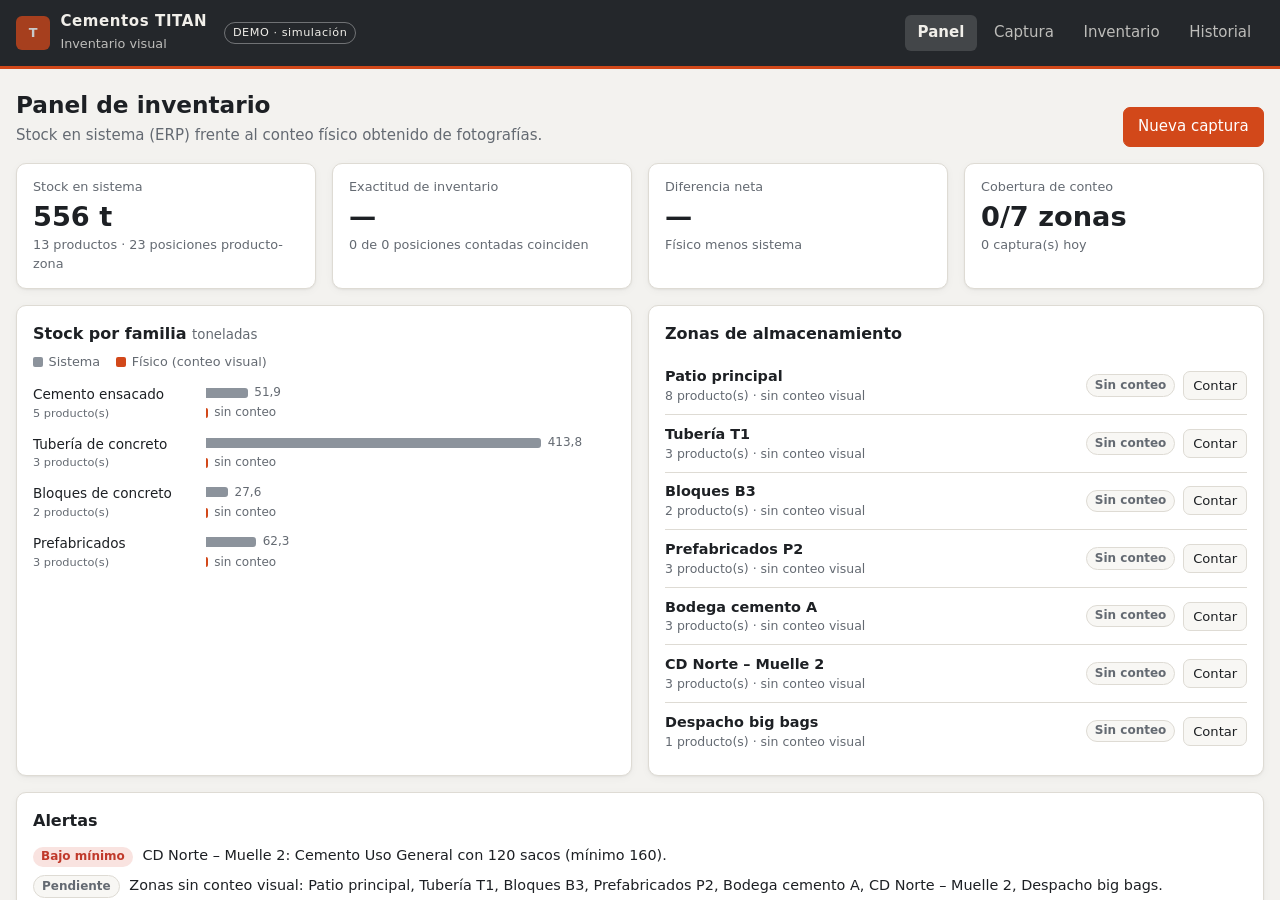
<file: index.html>
<!doctype html>
<html lang="es">
<head>
  <meta charset="utf-8">
  <meta name="viewport" content="width=device-width, initial-scale=1">
  <title>Demos</title>
  <meta http-equiv="refresh" content="0; url=cementos-titan/">
  <style>body{font:16px system-ui,sans-serif;margin:2rem 16px;background:#f3f2ef;color:#1d2024}@media (prefers-color-scheme:dark){body{background:#15171a;color:#e9e7e2}a{color:#f06a37}}</style>
</head>
<body>
  <h1>Demos</h1>
  <ul><li><a href="cementos-titan/">Cementos TITAN · Inventario visual</a></li></ul>
</body>
</html>
</file>
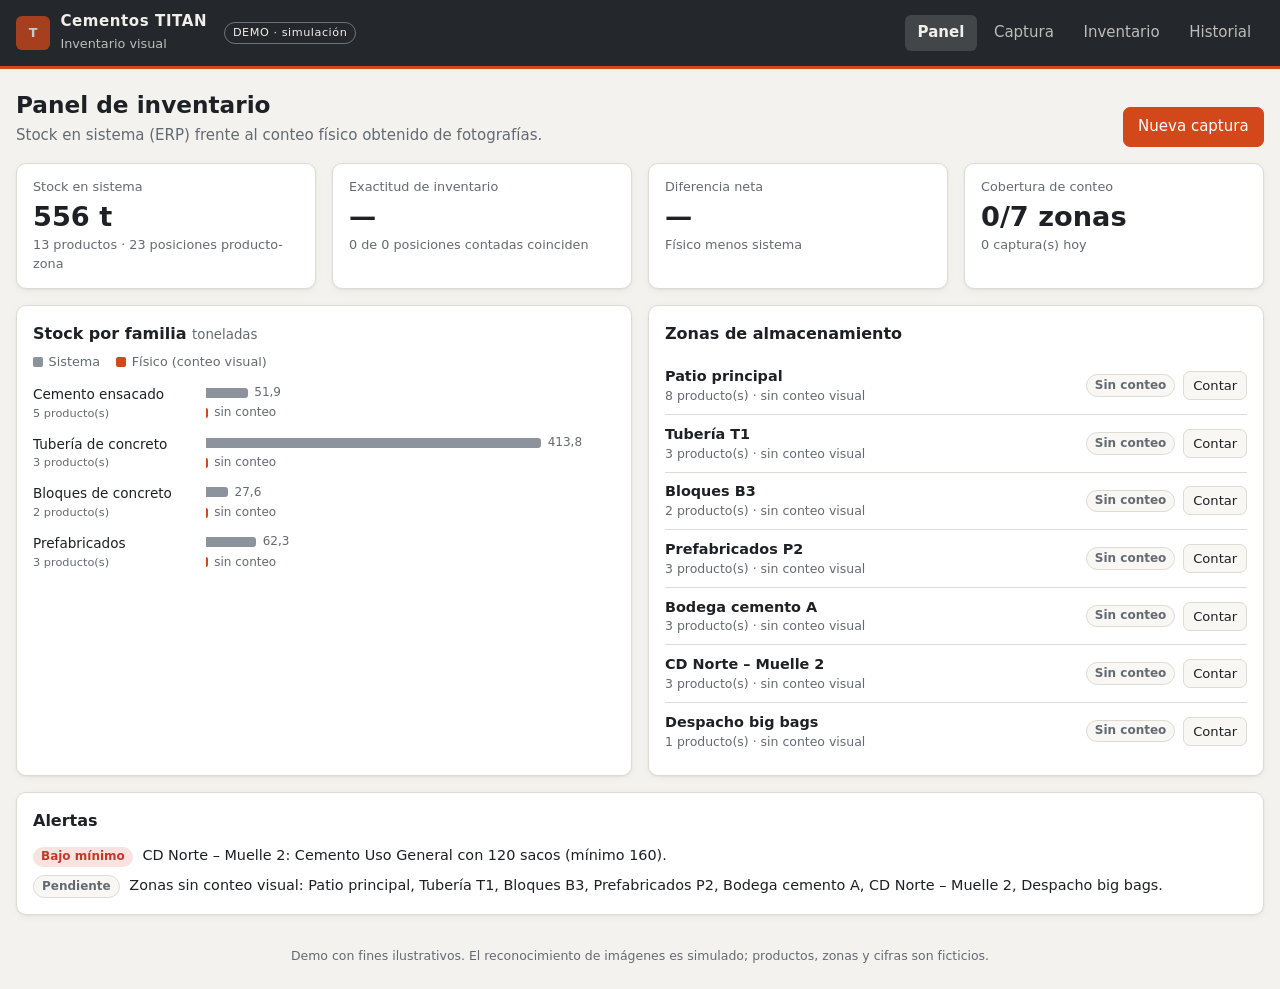
<file: cementos-titan/index.html>
<!doctype html>
<html lang="es">
<head>
  <meta charset="utf-8">
  <meta name="viewport" content="width=device-width, initial-scale=1">
  <title>TITAN Inventario Visual</title>
  <meta name="description" content="Demo: inventario de cemento y prefabricados de concreto por reconocimiento de imágenes (simulado).">
  <link rel="stylesheet" href="styles.css">
</head>
<body>
  <header class="topbar">
    <div class="brand">
      <span class="brand-mark" aria-hidden="true">T</span>
      <div>
        <strong>Cementos TITAN</strong>
        <span>Inventario visual</span>
      </div>
      <span class="demo-tag">DEMO · simulación</span>
    </div>
    <nav class="tabs" role="tablist">
      <button role="tab" data-tab="panel" aria-selected="true">Panel</button>
      <button role="tab" data-tab="captura">Captura</button>
      <button role="tab" data-tab="inventario">Inventario</button>
      <button role="tab" data-tab="historial">Historial</button>
    </nav>
  </header>

  <main>
    <!-- PANEL -->
    <section id="tab-panel" class="tab-view" role="tabpanel">
      <div class="section-head">
        <div>
          <h1>Panel de inventario</h1>
          <p class="muted">Stock en sistema (ERP) frente al conteo físico obtenido de fotografías.</p>
        </div>
        <button class="btn primary" data-goto="captura">Nueva captura</button>
      </div>
      <div class="kpis" id="kpis"></div>
      <div class="grid-2">
        <div class="card">
          <h2>Stock por familia <small class="muted">toneladas</small></h2>
          <div class="legend">
            <span><i class="sw sw-sys"></i>Sistema</span>
            <span><i class="sw sw-fis"></i>Físico (conteo visual)</span>
          </div>
          <div id="chart-products"></div>
        </div>
        <div class="card">
          <h2>Zonas de almacenamiento</h2>
          <div id="zones-status"></div>
        </div>
      </div>
      <div class="card">
        <h2>Alertas</h2>
        <ul class="alerts" id="alerts"></ul>
      </div>
    </section>

    <!-- CAPTURA -->
    <section id="tab-captura" class="tab-view" role="tabpanel" hidden>
      <div class="section-head">
        <div>
          <h1>Captura y reconocimiento</h1>
          <p class="muted">Tome o cargue una foto de la zona (bodega, patio o vista aérea con dron); el modelo detecta las estibas, identifica el producto —cemento ensacado, tubería, bloques o prefabricados— y cuenta las unidades.</p>
        </div>
      </div>
      <div class="capture-layout">
        <div class="card">
          <div class="controls">
            <label class="field">
              <span>Zona</span>
              <select id="zone-select"></select>
            </label>
            <div class="btn-row">
              <button class="btn" id="btn-scene">Foto de ejemplo</button>
              <label class="btn" for="file-input">Subir foto</label>
              <label class="btn" for="cam-input">Cámara</label>
              <input type="file" id="file-input" accept="image/*" hidden>
              <input type="file" id="cam-input" accept="image/*" capture="environment" hidden>
            </div>
          </div>
          <div class="viewer" id="viewer">
            <canvas id="cv-base" width="1200" height="720"></canvas>
            <canvas id="cv-overlay" width="1200" height="720"></canvas>
            <div class="scan" id="scan" hidden><div class="scan-line"></div></div>
            <div class="viewer-empty" id="viewer-empty">
              <p>Seleccione una zona y elija <b>Foto de ejemplo</b>, o suba una imagen propia.<br><small>Pruebe la zona <b>Patio principal</b> para analizar la foto aérea del patio.</small></p>
            </div>
          </div>
          <div class="viewer-foot">
            <span id="img-meta" class="muted"></span>
            <button class="btn primary" id="btn-analyze" disabled>Analizar imagen</button>
          </div>
          <ol class="pipeline" id="pipeline"></ol>
        </div>

        <div class="card results" id="results">
          <h2>Resultados</h2>
          <p class="muted" id="results-empty">Aún no hay análisis. Los resultados aparecerán aquí para revisión antes de registrar el conteo.</p>
          <div id="results-body" hidden></div>
        </div>
      </div>
    </section>

    <!-- INVENTARIO -->
    <section id="tab-inventario" class="tab-view" role="tabpanel" hidden>
      <div class="section-head">
        <div>
          <h1>Inventario por zona</h1>
          <p class="muted">Conciliación entre el stock del sistema y el último conteo visual.</p>
        </div>
        <div class="btn-row">
          <select id="inv-filter" aria-label="Filtrar por zona"></select>
          <button class="btn" id="btn-csv">Exportar CSV</button>
          <button class="btn ghost" id="btn-reset">Reiniciar demo</button>
        </div>
      </div>
      <div class="card table-wrap">
        <table class="inv">
          <thead>
            <tr>
              <th>Zona</th><th>Producto</th><th class="num">Sistema</th><th class="num">Físico</th>
              <th class="num">Diferencia</th><th>Unidad</th><th class="num">Ton.</th><th>Último conteo</th><th>Estado</th><th></th>
            </tr>
          </thead>
          <tbody id="inv-body"></tbody>
        </table>
      </div>
      <div class="card">
        <h2>Movimientos de ajuste</h2>
        <ul class="moves" id="moves"></ul>
      </div>
    </section>

    <!-- HISTORIAL -->
    <section id="tab-historial" class="tab-view" role="tabpanel" hidden>
      <div class="section-head">
        <div>
          <h1>Historial de capturas</h1>
          <p class="muted">Cada conteo conserva la imagen analizada como evidencia.</p>
        </div>
      </div>
      <div class="history" id="history"></div>
    </section>
  </main>

  <div class="toast" id="toast" role="status" hidden></div>

  <footer class="foot muted">
    Demo con fines ilustrativos. El reconocimiento de imágenes es simulado; productos, zonas y cifras son ficticios.
  </footer>

  <script src="app.js"></script>
</body>
</html>
</file>
<file: cementos-titan/styles.css>
:root {
  --bg: #f3f2ef;
  --surface: #ffffff;
  --surface-2: #f8f7f4;
  --text: #1d2024;
  --muted: #646a72;
  --border: #dedbd4;
  --accent: #d2481a;
  --accent-text: #ffffff;
  --sys: #8c939c;
  --fis: #d2481a;
  --ok: #2f8a4c;
  --warn: #b7791f;
  --bad: #c0392b;
  --ok-bg: #e5f3e9;
  --warn-bg: #fbf0dc;
  --bad-bg: #f9e3e0;
  --shadow: 0 1px 2px rgba(0, 0, 0, .05), 0 2px 8px rgba(0, 0, 0, .04);
  color-scheme: light;
}

@media (prefers-color-scheme: dark) {
  :root:not([data-theme="light"]) {
    --bg: #15171a;
    --surface: #1e2125;
    --surface-2: #24282d;
    --text: #e9e7e2;
    --muted: #9aa0a8;
    --border: #33383e;
    --accent: #f06a37;
    --accent-text: #1b0e08;
    --sys: #7d858f;
    --fis: #f06a37;
    --ok: #5cc27c;
    --warn: #e0a84a;
    --bad: #ef6f62;
    --ok-bg: #1d3325;
    --warn-bg: #3a2f1a;
    --bad-bg: #3d2220;
    --shadow: none;
    color-scheme: dark;
  }
}

:root[data-theme="dark"] {
  --bg: #15171a;
  --surface: #1e2125;
  --surface-2: #24282d;
  --text: #e9e7e2;
  --muted: #9aa0a8;
  --border: #33383e;
  --accent: #f06a37;
  --accent-text: #1b0e08;
  --sys: #7d858f;
  --fis: #f06a37;
  --ok: #5cc27c;
  --warn: #e0a84a;
  --bad: #ef6f62;
  --ok-bg: #1d3325;
  --warn-bg: #3a2f1a;
  --bad-bg: #3d2220;
  --shadow: none;
  color-scheme: dark;
}

* { box-sizing: border-box; }

body {
  margin: 0;
  background: var(--bg);
  color: var(--text);
  font: 15px/1.45 system-ui, -apple-system, "Segoe UI", Roboto, sans-serif;
}

h1 { font-size: 1.45rem; margin: 0 0 .2rem; }
h2 { font-size: 1rem; margin: 0 0 .8rem; }
small { font-weight: 400; }
.muted { color: var(--muted); }
.num { text-align: right; font-variant-numeric: tabular-nums; }

/* Barra superior */
.topbar {
  position: sticky; top: 0; z-index: 10;
  display: flex; flex-wrap: wrap; align-items: center; justify-content: space-between; gap: .6rem 1.5rem;
  padding: .7rem 16px;
  background: #24272b; color: #f1efea;
  border-bottom: 3px solid var(--accent);
}
.brand { display: flex; align-items: center; gap: .65rem; }
.brand strong { display: block; letter-spacing: .04em; }
.brand span { font-size: .8rem; opacity: .75; }
.brand-mark {
  display: grid; place-items: center; width: 34px; height: 34px;
  background: var(--accent); color: #fff; font-weight: 800; font-size: 1.2rem; border-radius: 6px;
}
.brand .demo-tag {
  margin-left: .4rem; padding: .1rem .5rem; border: 1px solid rgba(255,255,255,.35);
  border-radius: 99px; font-size: .7rem; opacity: 1; letter-spacing: .05em;
}
.tabs { display: flex; gap: .25rem; overflow-x: auto; }
.tabs button {
  background: transparent; color: inherit; border: 0; padding: .45rem .8rem; border-radius: 6px;
  font: inherit; cursor: pointer; opacity: .75; white-space: nowrap;
}
.tabs button:hover { opacity: 1; background: rgba(255,255,255,.08); }
.tabs button[aria-selected="true"] { opacity: 1; background: rgba(255,255,255,.14); font-weight: 600; }

main { max-width: 1280px; margin: 0 auto; padding: 1.2rem 16px 2rem; }
.tab-view { display: grid; gap: 1rem; }
.tab-view[hidden] { display: none; }

.section-head { display: flex; flex-wrap: wrap; align-items: flex-end; justify-content: space-between; gap: .8rem; }
.section-head p { margin: 0; }

.card {
  background: var(--surface); border: 1px solid var(--border); border-radius: 10px;
  padding: 1rem; box-shadow: var(--shadow); min-width: 0;
}
.grid-2 { display: grid; grid-template-columns: repeat(auto-fit, minmax(340px, 1fr)); gap: 1rem; }
@media (max-width: 420px) { .grid-2 { grid-template-columns: 1fr; } }

/* Botones y campos */
.btn {
  display: inline-flex; align-items: center; justify-content: center; gap: .35rem;
  padding: .5rem .9rem; border-radius: 7px; border: 1px solid var(--border);
  background: var(--surface-2); color: var(--text); font: inherit; font-weight: 500; cursor: pointer;
}
.btn:hover:not(:disabled) { border-color: var(--muted); }
.btn:disabled { opacity: .5; cursor: not-allowed; }
.btn.primary { background: var(--accent); border-color: var(--accent); color: var(--accent-text); }
.btn.ghost { background: transparent; }
.btn.small { padding: .25rem .55rem; font-size: .82rem; }
.btn-row { display: flex; flex-wrap: wrap; gap: .5rem; align-items: center; }
select, input[type="number"] {
  font: inherit; color: var(--text); background: var(--surface-2);
  border: 1px solid var(--border); border-radius: 7px; padding: .45rem .6rem;
}
.field { display: grid; gap: .25rem; font-size: .85rem; color: var(--muted); }
.field select { min-width: 260px; max-width: 100%; }

/* KPIs */
.kpis { display: grid; grid-template-columns: repeat(auto-fit, minmax(190px, 1fr)); gap: 1rem; }
.kpi { background: var(--surface); border: 1px solid var(--border); border-radius: 10px; padding: .9rem 1rem; box-shadow: var(--shadow); }
.kpi .label { font-size: .8rem; color: var(--muted); }
.kpi .value { font-size: 1.7rem; font-weight: 700; font-variant-numeric: tabular-nums; }
.kpi .sub { font-size: .8rem; color: var(--muted); }

/* Gráfico de barras */
.legend { display: flex; gap: 1rem; font-size: .8rem; color: var(--muted); margin: -.3rem 0 .8rem; }
.sw { display: inline-block; width: 10px; height: 10px; border-radius: 2px; margin-right: .35rem; vertical-align: -1px; }
.sw-sys { background: var(--sys); }
.sw-fis { background: var(--fis); }
.bar-row { display: grid; grid-template-columns: minmax(110px, 160px) 1fr; gap: .2rem .8rem; align-items: center; margin-bottom: .75rem; }
.bar-name { font-size: .85rem; }
.bar-name small { display: block; color: var(--muted); }
.bars { display: grid; gap: 3px; }
.bar { display: flex; align-items: center; gap: .4rem; font-size: .75rem; color: var(--muted); font-variant-numeric: tabular-nums; }
.bar i { display: block; height: 10px; border-radius: 0 3px 3px 0; min-width: 2px; }
.bar.sys i { background: var(--sys); }
.bar.fis i { background: var(--fis); }

/* Zonas */
.zone-row { display: flex; justify-content: space-between; gap: .8rem; align-items: center; padding: .55rem 0; border-bottom: 1px solid var(--border); }
.zone-row:last-child { border-bottom: 0; }
.zone-row .name { font-weight: 600; font-size: .9rem; }
.zone-row .meta { font-size: .78rem; color: var(--muted); }

.chip { display: inline-block; padding: .1rem .5rem; border-radius: 99px; font-size: .75rem; font-weight: 600; white-space: nowrap; }
.chip.ok { background: var(--ok-bg); color: var(--ok); }
.chip.warn { background: var(--warn-bg); color: var(--warn); }
.chip.bad { background: var(--bad-bg); color: var(--bad); }
.chip.neutral { background: var(--surface-2); color: var(--muted); border: 1px solid var(--border); }

.alerts, .moves { list-style: none; margin: 0; padding: 0; display: grid; gap: .45rem; }
.alerts li, .moves li { display: flex; gap: .6rem; align-items: baseline; font-size: .9rem; }
.alerts li .chip { flex: none; }

/* Captura */
.capture-layout { display: grid; grid-template-columns: minmax(0, 1.55fr) minmax(300px, 1fr); gap: 1rem; align-items: start; }
@media (max-width: 960px) { .capture-layout { grid-template-columns: 1fr; } }
.controls { display: flex; flex-wrap: wrap; gap: .8rem; align-items: flex-end; justify-content: space-between; margin-bottom: .8rem; }
.viewer { position: relative; aspect-ratio: 5 / 3; background: #1a1c1f; border-radius: 8px; overflow: hidden; }
.viewer canvas { position: absolute; inset: 0; width: 100%; height: 100%; }
.viewer-empty { position: absolute; inset: 0; display: grid; place-items: center; text-align: center; color: #b9bdc3; padding: 1rem; }
.viewer-empty[hidden] { display: none; }
.scan { position: absolute; inset: 0; background: rgba(210, 72, 26, .06); pointer-events: none; }
.scan[hidden] { display: none; }
.scan-line {
  position: absolute; left: 0; right: 0; height: 3px; background: #ff7a45;
  box-shadow: 0 0 18px 4px rgba(255, 122, 69, .55); animation: scan 1.1s linear infinite;
}
@keyframes scan { from { top: 0; } to { top: 100%; } }
@media (prefers-reduced-motion: reduce) { .scan-line { animation: none; top: 50%; } }
.viewer-foot { display: flex; flex-wrap: wrap; gap: .6rem; justify-content: space-between; align-items: center; margin-top: .7rem; }
.pipeline { list-style: none; margin: .8rem 0 0; padding: 0; display: flex; flex-wrap: wrap; gap: .4rem; }
.pipeline:empty { display: none; }
.pipeline li { font-size: .78rem; padding: .2rem .6rem; border-radius: 99px; background: var(--surface-2); border: 1px solid var(--border); color: var(--muted); }
.pipeline li.active { border-color: var(--accent); color: var(--accent); }
.pipeline li.done { color: var(--ok); border-color: transparent; background: var(--ok-bg); }

.results h3 { font-size: .85rem; margin: 1rem 0 .4rem; color: var(--muted); text-transform: uppercase; letter-spacing: .05em; }
.det-list { display: grid; gap: .4rem; }
.det {
  display: grid; grid-template-columns: auto 1fr auto; gap: .6rem; align-items: center;
  padding: .45rem .55rem; border: 1px solid var(--border); border-radius: 8px; background: var(--surface-2);
}
.det.review { border-color: var(--warn); }
.det .id { font-weight: 700; font-size: .8rem; width: 2.1rem; text-align: center; padding: .15rem 0; border-radius: 5px; color: #fff; }
.det .what { font-size: .85rem; line-height: 1.25; }
.det .what small { display: block; color: var(--muted); }
.det input { width: 5.2rem; text-align: right; padding: .3rem .4rem; }
.summary-table { width: 100%; border-collapse: collapse; font-size: .85rem; }
.summary-table th, .summary-table td { padding: .4rem .3rem; border-bottom: 1px solid var(--border); text-align: left; }
.summary-table th { font-weight: 600; color: var(--muted); font-size: .78rem; }
.note { font-size: .8rem; padding: .5rem .6rem; border-radius: 7px; background: var(--warn-bg); color: var(--warn); margin: .6rem 0 0; }
.actions { display: flex; flex-wrap: wrap; gap: .5rem; margin-top: 1rem; }

/* Tabla inventario */
.table-wrap { overflow-x: auto; padding: 0; }
table.inv { width: 100%; border-collapse: collapse; font-size: .88rem; min-width: 820px; }
table.inv th, table.inv td { padding: .6rem .8rem; border-bottom: 1px solid var(--border); text-align: left; }
table.inv th { font-size: .78rem; color: var(--muted); font-weight: 600; background: var(--surface-2); }
table.inv th.num, table.inv td.num { text-align: right; }
table.inv tr:last-child td { border-bottom: 0; }
.pos { color: var(--ok); }
.neg { color: var(--bad); }

/* Historial */
.history { display: grid; grid-template-columns: repeat(auto-fill, minmax(290px, 1fr)); gap: 1rem; }
.hist-card { padding: 0; overflow: hidden; }
.hist-card img { display: block; width: 100%; aspect-ratio: 5 / 3; object-fit: cover; background: #1a1c1f; }
.hist-card .body { padding: .8rem 1rem 1rem; }
.hist-card .body p { margin: .2rem 0; font-size: .85rem; }
.hist-card ul { margin: .4rem 0 0; padding-left: 1.1rem; font-size: .82rem; }
.empty { padding: 2rem; text-align: center; color: var(--muted); }

.toast {
  position: fixed; left: 50%; bottom: 1.2rem; transform: translateX(-50%); z-index: 20;
  background: #24272b; color: #f1efea; padding: .65rem 1rem; border-radius: 8px; font-size: .9rem;
  box-shadow: 0 6px 24px rgba(0,0,0,.25); max-width: calc(100% - 32px);
}
.toast[hidden] { display: none; }

.foot { text-align: center; font-size: .78rem; padding: 0 16px 1.5rem; }
</file>
